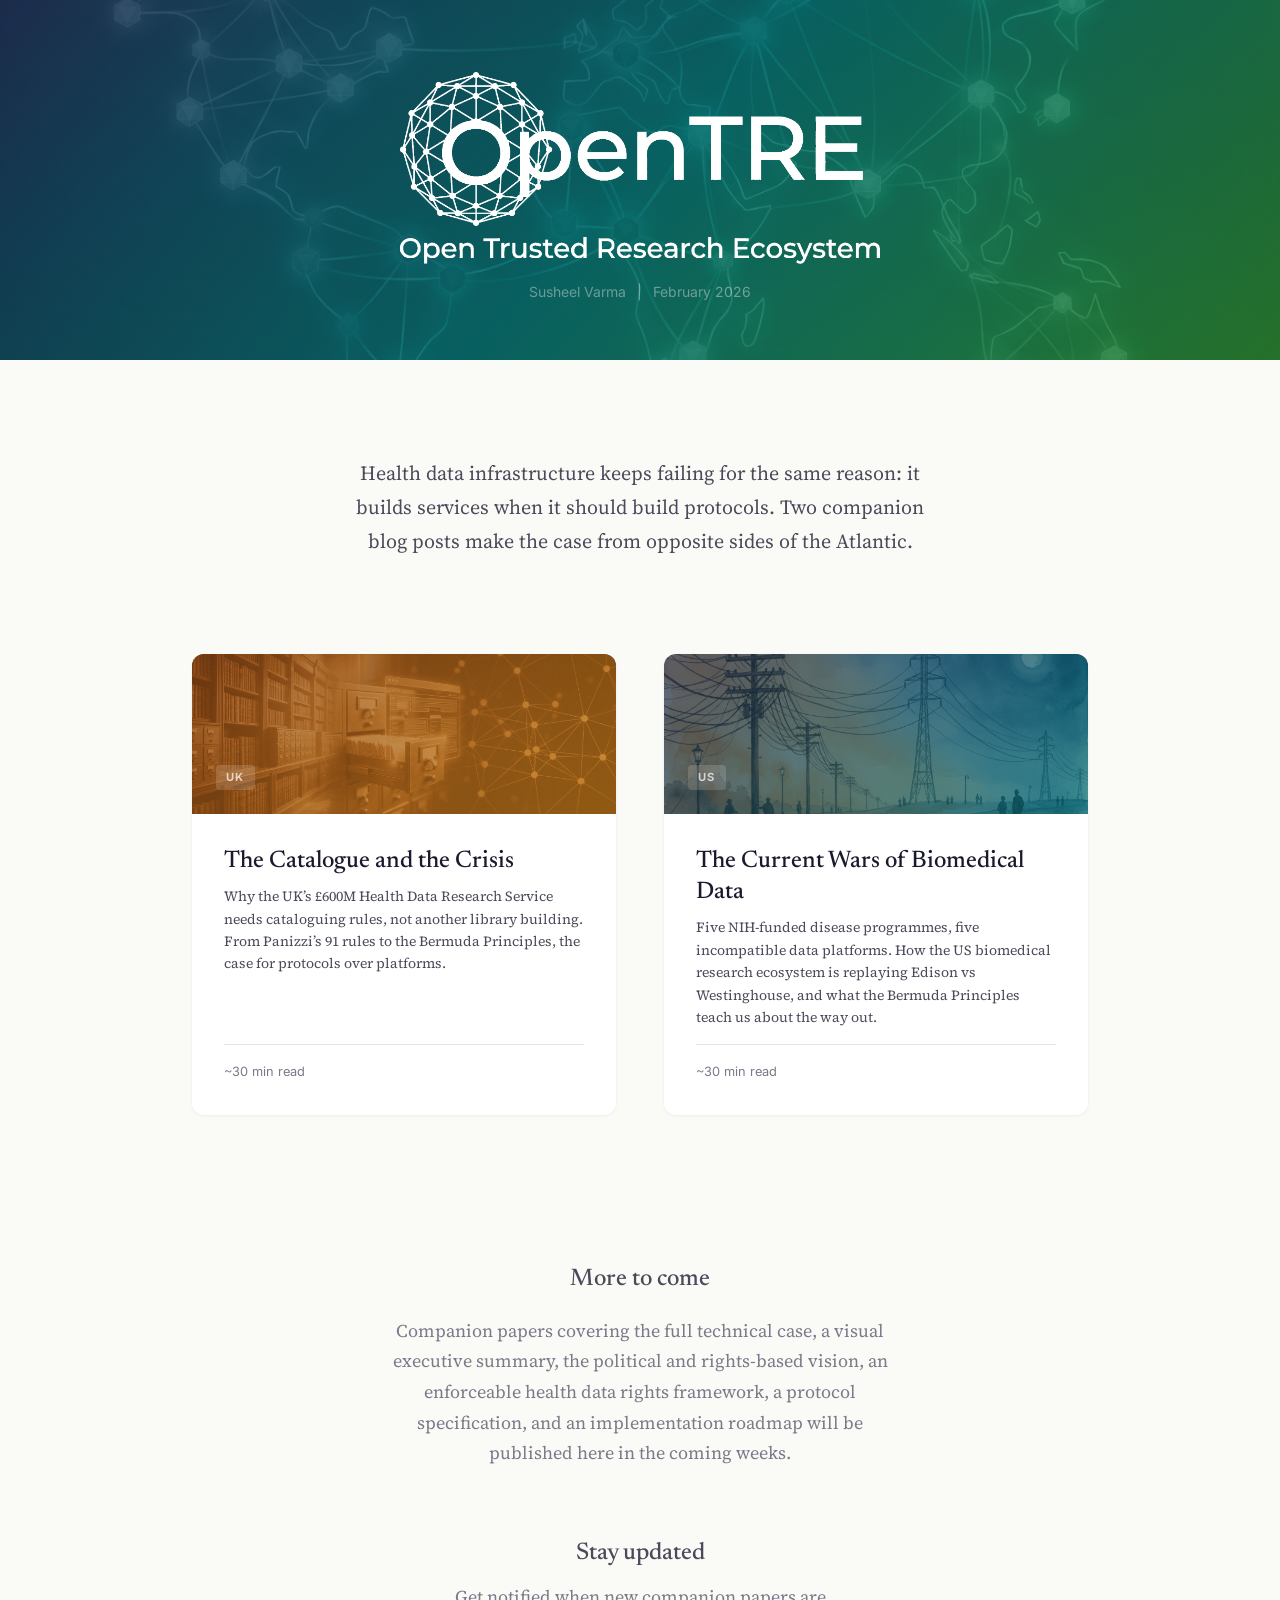
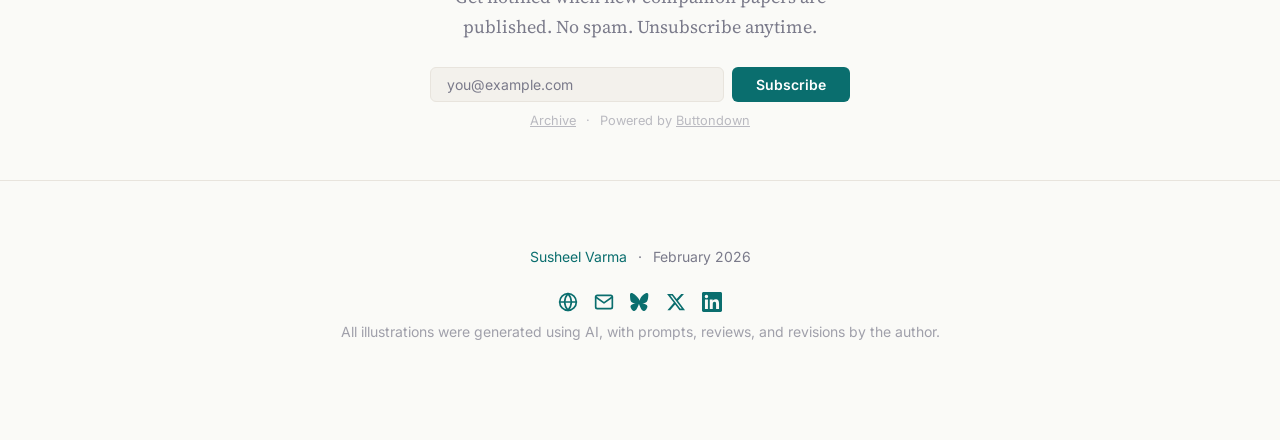
<file: index.html>
<!doctype html>
<html lang="en">
    <head>
        <meta charset="UTF-8" />
        <meta name="viewport" content="width=device-width, initial-scale=1.0" />
        <title>OpenTRE: Protocols, Not Services</title>
        <meta
            name="description"
            content="OpenTRE argues that health data infrastructure should build protocols, not services. Two companion blog posts make the case from the UK and US perspectives."
        />
        <meta name="author" content="Susheel Varma" />

        <!-- Open Graph -->
        <meta property="og:type" content="website" />
        <meta property="og:title" content="OpenTRE: Protocols, Not Services" />
        <meta
            property="og:description"
            content="Two companion blog posts arguing that health data infrastructure should build protocols, not services. The UK case and the US case."
        />
        <meta property="og:url" content="https://opentre.org/" />
        <meta
            property="og:image"
            content="https://opentre.org/images/hero-homepage.png"
        />
        <meta property="og:image:width" content="2816" />
        <meta property="og:image:height" content="1536" />
        <meta
            property="og:image:alt"
            content="OpenTRE: Open Trusted Research Ecosystem - protocols for federated health data infrastructure"
        />
        <meta property="og:site_name" content="OpenTRE" />

        <!-- Twitter Card -->
        <meta name="twitter:card" content="summary_large_image" />
        <meta name="twitter:title" content="OpenTRE: Protocols, Not Services" />
        <meta
            name="twitter:description"
            content="Two companion blog posts arguing that health data infrastructure should build protocols, not services."
        />
        <meta
            name="twitter:image"
            content="https://opentre.org/images/hero-homepage.png"
        />
        <meta name="twitter:creator" content="@susheelvarma" />
        <meta
            name="twitter:image:alt"
            content="OpenTRE: Open Trusted Research Ecosystem - protocols for federated health data infrastructure"
        />

        <link rel="preconnect" href="https://fonts.googleapis.com" />
        <link rel="preconnect" href="https://fonts.gstatic.com" crossorigin />
        <link
            href="https://fonts.googleapis.com/css2?family=Newsreader:ital,wght@0,400;0,500;0,600;1,400&family=Source+Serif+4:ital,wght@0,400;0,700;1,400&family=Inter:wght@400;600;700&display=swap"
            rel="stylesheet"
        />
        <link rel="icon" type="image/png" sizes="32x32" href="favicon-32.png" />
        <link rel="icon" type="image/x-icon" href="favicon.ico" />
        <link rel="apple-touch-icon" href="apple-touch-icon.png" />
        <link rel="stylesheet" href="css/style.css" />
    </head>
    <body>
        <header class="landing-hero" role="banner">
            <div
                class="hero-bg"
                style="background-image: url(&quot;images/hero-homepage.png&quot;)"
            ></div>
            <img
                src="images/opentre-logo-white.png"
                alt="OpenTRE: Open Trusted Research Ecosystem"
                class="landing-logo"
            />
            <h1 class="landing-hero-title visually-hidden">OpenTRE</h1>
            <p class="landing-hero-author">
                Susheel Varma &ensp;|&ensp; February 2026
            </p>
        </header>

        <main>
            <section class="doc-cards-intro" aria-label="Introduction">
                <p class="intro-text">
                    Health data infrastructure keeps failing for the same
                    reason: it builds services when it should build protocols.
                    Two companion blog posts make the case from opposite sides
                    of the Atlantic.
                </p>
            </section>

            <section class="doc-cards" aria-label="Blog posts">
                <a
                    href="uk-blog.html"
                    class="doc-card fade-in"
                    aria-label="Read: The Catalogue and the Crisis"
                >
                    <div
                        class="doc-card-hero blog"
                        role="presentation"
                        style="
                            background-image:
                                linear-gradient(
                                    135deg,
                                    rgba(139, 69, 19, 0.7),
                                    rgba(193, 120, 23, 0.7)
                                ),
                                url(&quot;images/hero-uk-blog.png&quot;);
                            background-size: cover;
                            background-position: center;
                        "
                    >
                        <span class="doc-card-tag">UK</span>
                    </div>
                    <div class="doc-card-body">
                        <h2 class="doc-card-title">
                            The Catalogue and the Crisis
                        </h2>
                        <p class="doc-card-description">
                            Why the UK&rsquo;s &pound;600M Health Data Research
                            Service needs cataloguing rules, not another library
                            building. From Panizzi&rsquo;s 91 rules to the
                            Bermuda Principles, the case for protocols over
                            platforms.
                        </p>
                        <p class="doc-card-meta">~30 min read</p>
                    </div>
                </a>

                <a
                    href="us-blog.html"
                    class="doc-card fade-in"
                    aria-label="Read: The Current Wars of Biomedical Data"
                >
                    <div
                        class="doc-card-hero blueprint"
                        role="presentation"
                        style="
                            background-image:
                                linear-gradient(
                                    135deg,
                                    rgba(27, 42, 74, 0.7),
                                    rgba(10, 110, 110, 0.7)
                                ),
                                url(&quot;images/hero-blog.png&quot;);
                            background-size: cover;
                            background-position: center;
                        "
                    >
                        <span class="doc-card-tag">US</span>
                    </div>
                    <div class="doc-card-body">
                        <h2 class="doc-card-title">
                            The Current Wars of Biomedical Data
                        </h2>
                        <p class="doc-card-description">
                            Five NIH-funded disease programmes, five
                            incompatible data platforms. How the US biomedical
                            research ecosystem is replaying Edison vs
                            Westinghouse, and what the Bermuda Principles teach
                            us about the way out.
                        </p>
                        <p class="doc-card-meta">~30 min read</p>
                    </div>
                </a>
            </section>

            <section class="coming-soon-section" aria-label="More to come">
                <h2 class="coming-soon-title">More to come</h2>
                <p class="coming-soon-text">
                    Companion papers covering the full technical case, a visual
                    executive summary, the political and rights-based vision, an
                    enforceable health data rights framework, a protocol
                    specification, and an implementation roadmap will be
                    published here in the coming weeks.
                </p>
            </section>

            <section class="signup-section" aria-label="Subscribe for updates">
                <h2 class="signup-title">Stay updated</h2>
                <p class="signup-text">
                    Get notified when new companion papers are published.
                    No spam. Unsubscribe anytime.
                </p>
                <form
                    action="https://buttondown.com/api/emails/embed-subscribe/opentre"
                    method="post"
                    target="popupwindow"
                    onsubmit="window.open('https://buttondown.com/opentre', 'popupwindow')"
                    class="signup-form"
                >
                    <label for="bd-email" class="visually-hidden">Email address</label>
                    <input
                        type="email"
                        name="email"
                        id="bd-email"
                        placeholder="you@example.com"
                        required
                        class="signup-input"
                    />
                    <button type="submit" class="signup-button">Subscribe</button>
                </form>
                <p class="signup-powered">
                    <a href="https://buttondown.com/opentre/archive/" target="_blank" rel="noopener">Archive</a>
                    &ensp;&middot;&ensp;
                    Powered by <a href="https://buttondown.com/refer/opentre" target="_blank" rel="noopener">Buttondown</a>
                </p>
            </section>
        </main>

        <footer class="landing-footer" role="contentinfo">
            <p>
                <a href="https://susheelvarma.com">Susheel Varma</a>
                &ensp;&middot;&ensp; February 2026
            </p>
            <div class="social-links">
                <a href="https://susheelvarma.com" title="Website"
                    ><svg
                        viewBox="0 0 24 24"
                        fill="none"
                        stroke="currentColor"
                        stroke-width="2"
                        stroke-linecap="round"
                        stroke-linejoin="round"
                    >
                        <circle cx="12" cy="12" r="10" />
                        <line x1="2" y1="12" x2="22" y2="12" />
                        <path
                            d="M12 2a15.3 15.3 0 0 1 4 10 15.3 15.3 0 0 1-4 10 15.3 15.3 0 0 1-4-10 15.3 15.3 0 0 1 4-10z"
                        /></svg
                ></a>
                <a href="mailto:susheel.varma@sagebionetworks.org" title="Email"
                    ><svg
                        viewBox="0 0 24 24"
                        fill="none"
                        stroke="currentColor"
                        stroke-width="2"
                        stroke-linecap="round"
                        stroke-linejoin="round"
                    >
                        <path
                            d="M4 4h16c1.1 0 2 .9 2 2v12c0 1.1-.9 2-2 2H4c-1.1 0-2-.9-2-2V6c0-1.1.9-2 2-2z"
                        />
                        <polyline points="22,6 12,13 2,6" /></svg
                ></a>
                <a
                    href="https://bsky.app/profile/susheelvarma.com"
                    title="Bluesky"
                    ><svg viewBox="0 0 24 24" fill="currentColor">
                        <path
                            d="M12 10.8c-1.087-2.114-4.046-6.053-6.798-7.995C2.566.944 1.561 1.266.902 1.565.139 1.908 0 3.08 0 3.768c0 .69.378 5.65.624 6.479.785 2.627 3.601 3.476 6.178 3.126-4.478.779-8.467 2.674-4.748 7.521 4.303 4.98 6.542-1.26 7.946-4.558.513-1.205.753-2.216.753-2.216s.24 1.011.753 2.216c1.404 3.298 3.643 9.538 7.946 4.558 3.719-4.847-.27-6.742-4.748-7.521 2.577.35 5.393-.499 6.178-3.126C21.622 9.418 22 4.458 22 3.768c0-.688-.139-1.86-.902-2.203-.659-.299-1.664-.621-4.3 1.24C14.046 4.747 11.087 8.686 12 10.8z"
                        /></svg
                ></a>
                <a href="https://twitter.com/susheelvarma" title="X / Twitter"
                    ><svg viewBox="0 0 24 24" fill="currentColor">
                        <path
                            d="M18.244 2.25h3.308l-7.227 8.26 8.502 11.24H16.17l-5.214-6.817L4.99 21.75H1.68l7.73-8.835L1.254 2.25H8.08l4.713 6.231zm-1.161 17.52h1.833L7.084 4.126H5.117z"
                        /></svg
                ></a>
                <a
                    href="https://www.linkedin.com/in/susheelvarma/"
                    title="LinkedIn"
                    ><svg viewBox="0 0 24 24" fill="currentColor">
                        <path
                            d="M20.447 20.452h-3.554v-5.569c0-1.328-.027-3.037-1.852-3.037-1.853 0-2.136 1.445-2.136 2.939v5.667H9.351V9h3.414v1.561h.046c.477-.9 1.637-1.85 3.37-1.85 3.601 0 4.267 2.37 4.267 5.455v6.286zM5.337 7.433a2.062 2.062 0 0 1-2.063-2.065 2.064 2.064 0 1 1 2.063 2.065zm1.782 13.019H3.555V9h3.564v11.452zM22.225 0H1.771C.792 0 0 .774 0 1.729v20.542C0 23.227.792 24 1.771 24h20.451C23.2 24 24 23.227 24 22.271V1.729C24 .774 23.2 0 22.222 0h.003z"
                        /></svg
                ></a>
            </div>
            <p class="image-disclaimer">
                All illustrations were generated using AI, with prompts,
                reviews, and revisions by the author.
            </p>
        </footer>

        <script>
            document.addEventListener("DOMContentLoaded", function () {
                var targets = document.querySelectorAll(".fade-in");
                if (!("IntersectionObserver" in window)) {
                    targets.forEach(function (el) {
                        el.classList.add("visible");
                    });
                    return;
                }
                var observer = new IntersectionObserver(
                    function (entries) {
                        entries.forEach(function (entry) {
                            if (entry.isIntersecting) {
                                entry.target.classList.add("visible");
                                observer.unobserve(entry.target);
                            }
                        });
                    },
                    { threshold: 0.1 },
                );
                targets.forEach(function (el) {
                    observer.observe(el);
                });
            });
        </script>

        <style>
            /* Landing page supplementary styles */
            .landing-logo {
                display: block;
                max-width: 480px;
                height: auto;
                margin: 0 auto var(--space-md);
                position: relative;
                z-index: 1;
            }
            .visually-hidden {
                position: absolute;
                width: 1px;
                height: 1px;
                padding: 0;
                margin: -1px;
                overflow: hidden;
                clip: rect(0, 0, 0, 0);
                white-space: nowrap;
                border: 0;
            }
            .doc-cards-intro {
                max-width: var(--content-width);
                margin: 0 auto;
                padding: var(--space-4xl) var(--space-xl) 0;
                text-align: center;
            }
            .intro-text {
                font-family: var(--font-body);
                font-size: var(--text-lg);
                color: var(--text-secondary);
                line-height: 1.7;
                max-width: 60ch;
                margin: 0 auto;
            }
            .doc-cards {
                grid-template-columns: repeat(2, 1fr);
                max-width: var(--wide-width);
            }
            .coming-soon-section {
                max-width: var(--content-width);
                margin: 0 auto;
                padding: var(--space-2xl) var(--space-xl) 0;
                text-align: center;
            }
            .coming-soon-title {
                font-family: var(--font-headline);
                font-size: var(--text-xl);
                font-weight: 500;
                color: var(--text-secondary);
                margin-bottom: var(--space-md);
            }
            .coming-soon-text {
                font-family: var(--font-body);
                font-size: var(--text-base);
                color: var(--text-muted);
                line-height: 1.7;
                max-width: 55ch;
                margin: 0 auto;
            }
            .signup-section {
                max-width: var(--content-width);
                margin: 0 auto;
                padding: var(--space-3xl) var(--space-xl) 0;
                text-align: center;
            }
            .signup-title {
                font-family: var(--font-headline);
                font-size: var(--text-xl);
                font-weight: 500;
                color: var(--text-secondary);
                margin-bottom: var(--space-sm);
            }
            .signup-text {
                font-family: var(--font-body);
                font-size: var(--text-base);
                color: var(--text-muted);
                line-height: 1.7;
                max-width: 45ch;
                margin: 0 auto var(--space-lg);
            }
            .signup-form {
                display: flex;
                gap: var(--space-sm);
                justify-content: center;
                max-width: 420px;
                margin: 0 auto;
            }
            .signup-input {
                flex: 1;
                font-family: var(--font-ui);
                font-size: var(--text-sm);
                padding: var(--space-sm) var(--space-md);
                border: 1px solid var(--border-light);
                border-radius: 6px;
                background: var(--bg-surface);
                color: var(--text-primary);
                outline: none;
                transition: border-color var(--transition-fast);
            }
            .signup-input:focus {
                border-color: var(--accent-teal);
            }
            .signup-input::placeholder {
                color: var(--text-muted);
            }
            .signup-button {
                font-family: var(--font-ui);
                font-size: var(--text-sm);
                font-weight: 600;
                padding: var(--space-sm) var(--space-lg);
                background: var(--accent-teal);
                color: #fff;
                border: none;
                border-radius: 6px;
                cursor: pointer;
                white-space: nowrap;
                transition: background var(--transition-fast);
            }
            .signup-button:hover {
                background: var(--accent-teal-dark, #085858);
            }
            .signup-powered {
                font-family: var(--font-ui);
                font-size: var(--text-xs);
                color: var(--text-muted);
                opacity: 0.5;
                margin-top: var(--space-sm);
            }
            .signup-powered a {
                color: var(--text-muted);
                text-decoration: underline;
            }
            @media (max-width: 480px) {
                .signup-form {
                    flex-direction: column;
                }
            }
            .landing-footer {
                text-align: center;
                padding: var(--space-3xl) var(--space-xl) var(--space-4xl);
                border-top: 1px solid var(--border-light);
                margin-top: var(--space-2xl);
            }
            .landing-footer p {
                font-family: var(--font-ui);
                font-size: var(--text-sm);
                color: var(--text-muted);
            }
            .landing-footer a {
                color: var(--accent-teal);
                text-decoration: none;
            }
            .landing-footer a:hover {
                text-decoration: underline;
            }
            .image-disclaimer {
                font-size: var(--text-xs);
                color: var(--text-muted);
                opacity: 0.7;
                margin-top: var(--space-sm);
            }
            @media (max-width: 768px) {
                .doc-cards {
                    grid-template-columns: 1fr;
                }
            }
        </style>
    </body>
</html>
</file>
<file: css/style.css>
/* OpenTRE Editorial Design System
   Inspired by: explainers.blog, paraschopra.github.io/explainers
   Typography: Newsreader (headlines) + Source Serif 4 (body) + Inter (UI)
   Palette: Warm editorial with teal/navy/amber accents
*/

/* ================================================================
   CSS CUSTOM PROPERTIES
   ================================================================ */
:root {
  /* Backgrounds */
  --bg-primary: #FAFAF7;
  --bg-surface: #F3F1EC;
  --bg-card: #FFFFFF;
  --bg-code: #F7F5F0;
  --bg-blockquote: #F0EDE6;

  /* Text */
  --text-primary: #1a1a2e;
  --text-secondary: #4a4a5a;
  --text-muted: #7a7a8a;
  --text-inverse: #FAFAF7;

  /* Accents */
  --accent-teal: #0A6E6E;
  --accent-teal-light: #E0F2F1;
  --accent-navy: #1B2A4A;
  --accent-amber: #C17817;
  --accent-amber-light: #FFF8E1;
  --accent-purple: #4A1B6D;
  --accent-green: #2E7D32;
  --accent-red: #B71C1C;
  --accent-gold: #B8860B;
  --accent-gold-light: #FFF8E1;
  --accent-steel: #4A6274;
  --accent-steel-light: #E8EEF2;

  /* Borders */
  --border-light: #E8E4DD;
  --border-medium: #D0CCC4;

  /* Shadows */
  --shadow-sm: 0 1px 3px rgba(26, 26, 46, 0.06);
  --shadow-md: 0 4px 12px rgba(26, 26, 46, 0.08);
  --shadow-lg: 0 8px 30px rgba(26, 26, 46, 0.12);

  /* Typography scale (modular, 1.25 ratio) */
  --font-headline: 'Newsreader', 'Georgia', serif;
  --font-body: 'Source Serif 4', 'Georgia', serif;
  --font-ui: 'Inter', -apple-system, sans-serif;

  --text-xs: 0.8rem;
  --text-sm: 0.875rem;
  --text-base: 1.125rem;
  --text-lg: 1.25rem;
  --text-xl: 1.5rem;
  --text-2xl: 1.875rem;
  --text-3xl: 2.25rem;
  --text-4xl: 3rem;
  --text-5xl: 3.75rem;

  /* Spacing */
  --space-xs: 0.25rem;
  --space-sm: 0.5rem;
  --space-md: 1rem;
  --space-lg: 1.5rem;
  --space-xl: 2rem;
  --space-2xl: 3rem;
  --space-3xl: 4rem;
  --space-4xl: 6rem;

  /* Layout */
  --content-width: 720px;
  --wide-width: 960px;
  --full-width: 1200px;

  /* Transitions */
  --transition-fast: 150ms ease;
  --transition-base: 300ms ease;
  --transition-slow: 500ms ease;
}

/* ================================================================
   RESET & BASE
   ================================================================ */
*, *::before, *::after {
  box-sizing: border-box;
  margin: 0;
  padding: 0;
}

html {
  font-size: 16px;
  scroll-behavior: smooth;
  -webkit-font-smoothing: antialiased;
  -moz-osx-font-smoothing: grayscale;
}

body {
  font-family: var(--font-body);
  font-size: var(--text-base);
  line-height: 1.7;
  color: var(--text-primary);
  background-color: var(--bg-primary);
}

/* ================================================================
   READING PROGRESS BAR
   ================================================================ */
.progress-bar {
  position: fixed;
  top: 0;
  left: 0;
  width: 0%;
  height: 3px;
  z-index: 1000;
  transition: width 100ms linear;
}

/* Per-document accent colors */
.doc-blueprint .progress-bar { background: linear-gradient(90deg, var(--accent-navy), var(--accent-teal)); }
.doc-blog .progress-bar { background: linear-gradient(90deg, var(--accent-amber), #D4451A); }
.doc-sixpages .progress-bar { background: linear-gradient(90deg, var(--accent-teal), var(--accent-green)); }
.doc-manifesto .progress-bar { background: linear-gradient(90deg, var(--accent-purple), var(--accent-navy)); }
.doc-roadmap .progress-bar { background: linear-gradient(90deg, var(--accent-green), var(--accent-teal)); }
.doc-rights .progress-bar { background: linear-gradient(90deg, var(--accent-gold), var(--accent-amber)); }
.doc-techspec .progress-bar { background: linear-gradient(90deg, var(--accent-steel), var(--accent-navy)); }
.doc-blog-us .progress-bar { background: linear-gradient(90deg, var(--accent-navy), var(--accent-teal)); }

/* ================================================================
   HERO SECTION
   ================================================================ */
.hero {
  position: relative;
  padding: var(--space-3xl) var(--space-xl) var(--space-2xl);
  min-height: 40vh;
  display: flex;
  flex-direction: column;
  justify-content: flex-end;
  overflow: hidden;
}

.hero::before {
  content: '';
  position: absolute;
  inset: 0;
  z-index: 0;
}

/* Optional background image support - sits above gradient, below text */
.hero-bg {
  position: absolute;
  inset: 0;
  z-index: 1;
  background-size: cover;
  background-position: center;
  opacity: 0.2;
  mix-blend-mode: luminosity;
}

/* Per-document hero gradients */
.doc-blueprint .hero::before {
  background: linear-gradient(135deg, #1B2A4A 0%, #0A6E6E 50%, #0D8B8B 100%);
}
.doc-blog .hero::before {
  background: linear-gradient(135deg, #8B4513 0%, #C17817 40%, #D4451A 100%);
}
.doc-sixpages .hero::before {
  background: linear-gradient(135deg, #0A6E6E 0%, #1B5E20 50%, #2E7D32 100%);
}
.doc-manifesto .hero::before {
  background: linear-gradient(135deg, #311B6D 0%, #4A1B6D 40%, #1B2A4A 100%);
}
.doc-roadmap .hero::before {
  background: linear-gradient(135deg, #2E7D32 0%, #0A6E6E 50%, #1B5E20 100%);
}
.doc-rights .hero::before {
  background: linear-gradient(135deg, #8B6914 0%, #B8860B 40%, #C17817 100%);
}
.doc-techspec .hero::before {
  background: linear-gradient(135deg, #2C3E50 0%, #4A6274 50%, #1B2A4A 100%);
}
.doc-blog-us .hero::before {
  background: linear-gradient(135deg, #1B2A4A 0%, #0A6E6E 50%, #0D8B8B 100%);
}

.hero-content {
  position: relative;
  z-index: 2;
  max-width: var(--wide-width);
  margin: 0 auto;
  width: 100%;
}

.hero-label {
  font-family: var(--font-ui);
  font-size: var(--text-xs);
  font-weight: 600;
  letter-spacing: 0.15em;
  text-transform: uppercase;
  color: rgba(255, 255, 255, 0.7);
  margin-bottom: var(--space-md);
}

.hero-title {
  font-family: var(--font-headline);
  font-size: var(--text-5xl);
  font-weight: 500;
  line-height: 1.1;
  color: #fff;
  margin-bottom: var(--space-lg);
  max-width: 14ch;
}

.hero-subtitle {
  font-family: var(--font-headline);
  font-size: var(--text-xl);
  font-weight: 400;
  font-style: italic;
  line-height: 1.4;
  color: rgba(255, 255, 255, 0.85);
  max-width: 40ch;
  margin-bottom: var(--space-2xl);
}

.hero-meta {
  font-family: var(--font-ui);
  font-size: var(--text-sm);
  color: rgba(255, 255, 255, 0.6);
  display: flex;
  gap: var(--space-lg);
  flex-wrap: wrap;
}

.hero-meta span {
  display: inline-flex;
  align-items: center;
  gap: var(--space-xs);
}

/* ================================================================
   SUITE NAVIGATION (inter-document links)
   ================================================================ */
.suite-nav {
  background: var(--bg-surface);
  border-bottom: 1px solid var(--border-light);
  padding: var(--space-md) var(--space-xl);
  position: sticky;
  top: 3px;
  z-index: 999;
  overflow: visible;
}

.suite-nav-inner {
  max-width: var(--full-width);
  margin: 0 auto;
  display: flex;
  align-items: center;
  gap: var(--space-md);
  overflow: visible;
}


a.suite-nav-label,
.suite-nav-label {
  font-family: var(--font-ui);
  font-size: var(--text-xs);
  font-weight: 700;
  letter-spacing: 0.1em;
  text-transform: uppercase;
  color: var(--text-muted);
  white-space: nowrap;
  flex-shrink: 0;
  text-decoration: none;
  padding: 0;
  background: none;
}
a.suite-nav-label:hover {
  color: var(--text-primary);
  background: none;
}

.suite-nav a {
  font-family: var(--font-ui);
  font-size: var(--text-sm);
  color: var(--text-secondary);
  text-decoration: none;
  white-space: nowrap;
  padding: var(--space-xs) var(--space-sm);
  border-radius: 4px;
  transition: all var(--transition-fast);
}

.suite-nav a:hover {
  color: var(--text-primary);
  background: var(--bg-card);
}

.suite-nav a.active {
  color: var(--accent-teal);
  font-weight: 600;
  background: var(--accent-teal-light);
}

/* Nav logo icon */
.nav-logo {
  height: 20px;
  width: auto;
  vertical-align: middle;
  margin-right: var(--space-xs);
  opacity: 0.7;
}
a.suite-nav-label:hover .nav-logo { opacity: 1; }

/* Nav separator */
.nav-sep {
  color: var(--border-light);
  font-weight: 300;
  margin: 0 var(--space-xs);
  user-select: none;
}

/* Suite dropdown (CSS-only) */
.nav-dropdown {
  position: relative;
}
.nav-dropdown-toggle {
  font-family: var(--font-ui);
  font-size: var(--text-sm);
  color: var(--text-secondary);
  text-decoration: none;
  white-space: nowrap;
  padding: var(--space-xs) var(--space-sm);
  border-radius: 4px;
  transition: all var(--transition-fast);
  cursor: pointer;
  background: none;
  border: none;
}
.nav-dropdown-toggle::after {
  content: " \25BE";
  font-size: 0.7em;
  opacity: 0.6;
}
.nav-dropdown-toggle:hover {
  color: var(--text-primary);
  background: var(--bg-card);
}
.nav-dropdown-menu {
  display: none;
  position: absolute;
  top: 100%;
  left: 0;
  min-width: 220px;
  z-index: 1000;
  background: var(--bg-surface);
  border: 1px solid var(--border-light);
  border-radius: 8px;
  box-shadow: 0 4px 12px rgba(0,0,0,0.08);
  padding: var(--space-sm) 0;
}
.nav-dropdown:hover .nav-dropdown-menu,
.nav-dropdown:focus-within .nav-dropdown-menu {
  display: block;
}
.nav-dropdown-menu a {
  display: block;
  padding: var(--space-xs) var(--space-md);
  font-family: var(--font-ui);
  font-size: var(--text-sm);
  color: var(--text-secondary);
  text-decoration: none;
  white-space: nowrap;
  transition: all var(--transition-fast);
}
.nav-dropdown-menu a:hover {
  color: var(--text-primary);
  background: var(--bg-card);
}
.nav-dropdown-menu .dropdown-label {
  font-size: var(--text-xs);
  font-weight: 600;
  letter-spacing: 0.05em;
  text-transform: uppercase;
  color: var(--text-muted);
  padding: var(--space-sm) var(--space-md) var(--space-xs);
  cursor: default;
}
.nav-dropdown-menu .dropdown-label:hover {
  background: none;
  color: var(--text-muted);
}
.nav-dropdown-menu .dropdown-divider {
  height: 1px;
  background: var(--border-light);
  margin: var(--space-xs) 0;
}

/* Subscribe button in nav */
.suite-nav a.nav-subscribe {
  margin-left: auto;
  font-family: var(--font-ui);
  font-size: var(--text-xs);
  font-weight: 600;
  padding: var(--space-xs) var(--space-md);
  background: var(--accent-teal);
  color: #fff;
  border-radius: 4px;
  text-decoration: none;
  white-space: nowrap;
  transition: background var(--transition-fast);
}
.suite-nav a.nav-subscribe:hover {
  background: var(--accent-teal-dark, #085858);
  color: #fff;
}

/* ================================================================
   TABLE OF CONTENTS (sidebar on desktop)
   ================================================================ */
.toc-wrapper {
  position: fixed;
  left: max(calc((100vw - var(--full-width)) / 2 - 40px), 16px);
  top: 80px;
  width: 200px;
  max-height: calc(100vh - 120px);
  overflow-y: auto;
  z-index: 50;
  background: rgba(250, 250, 247, 0.95);
  backdrop-filter: blur(8px);
  padding: var(--space-md);
  border-radius: 8px;
  border: 1px solid var(--border-light);
  box-shadow: var(--shadow-sm);
  opacity: 0;
  pointer-events: none;
  transition: opacity var(--transition-base);
}

.toc-wrapper.toc-visible {
  opacity: 1;
  pointer-events: auto;
}

.toc {
  font-family: var(--font-ui);
  font-size: var(--text-xs);
  line-height: 1.6;
}

.toc-title {
  font-weight: 700;
  letter-spacing: 0.1em;
  text-transform: uppercase;
  color: var(--text-muted);
  margin-bottom: var(--space-sm);
  font-size: 0.7rem;
}

.toc a {
  display: block;
  color: var(--text-muted);
  text-decoration: none;
  padding: 3px 0 3px 12px;
  border-left: 2px solid var(--border-light);
  transition: all var(--transition-fast);
}

.toc a:hover {
  color: var(--text-primary);
  border-left-color: var(--border-medium);
}

.toc a.active {
  color: var(--accent-teal);
  border-left-color: var(--accent-teal);
  font-weight: 600;
}

@media (max-width: 1500px) {
  .toc-wrapper { display: none; }
}

/* ================================================================
   MAIN CONTENT AREA
   ================================================================ */
.article-body {
  max-width: var(--content-width);
  margin: 0 auto;
  padding: var(--space-3xl) var(--space-xl) var(--space-4xl);
}

/* ================================================================
   HEADINGS
   ================================================================ */
.article-body h2 {
  font-family: var(--font-headline);
  font-size: var(--text-3xl);
  font-weight: 500;
  line-height: 1.2;
  color: var(--text-primary);
  margin-top: var(--space-4xl);
  margin-bottom: var(--space-lg);
  scroll-margin-top: 80px;
}

.article-body h2::before {
  content: '';
  display: block;
  width: 40px;
  height: 3px;
  margin-bottom: var(--space-md);
  border-radius: 2px;
}

.doc-blueprint .article-body h2::before { background: var(--accent-teal); }
.doc-blog .article-body h2::before { background: var(--accent-amber); }
.doc-sixpages .article-body h2::before { background: var(--accent-green); }
.doc-manifesto .article-body h2::before { background: var(--accent-purple); }
.doc-roadmap .article-body h2::before { background: var(--accent-green); }
.doc-rights .article-body h2::before { background: var(--accent-gold); }
.doc-techspec .article-body h2::before { background: var(--accent-steel); }
.doc-blog-us .article-body h2::before { background: var(--accent-teal); }

.article-body h3 {
  font-family: var(--font-headline);
  font-size: var(--text-2xl);
  font-weight: 500;
  line-height: 1.3;
  color: var(--text-primary);
  margin-top: var(--space-3xl);
  margin-bottom: var(--space-md);
  scroll-margin-top: 80px;
}

.article-body h4 {
  font-family: var(--font-ui);
  font-size: var(--text-lg);
  font-weight: 600;
  letter-spacing: -0.01em;
  color: var(--text-primary);
  margin-top: var(--space-2xl);
  margin-bottom: var(--space-md);
}

/* ================================================================
   PARAGRAPHS & INLINE
   ================================================================ */
.article-body p {
  margin-bottom: var(--space-lg);
}

.article-body strong {
  font-weight: 700;
  color: var(--text-primary);
}

.article-body em {
  font-style: italic;
}

.article-body a {
  color: var(--accent-teal);
  text-decoration: underline;
  text-decoration-thickness: 1px;
  text-underline-offset: 3px;
  transition: color var(--transition-fast);
}

.article-body a:hover {
  color: var(--accent-navy);
}

/* Drop cap for first paragraph of each section */
.drop-cap::first-letter {
  font-family: var(--font-headline);
  font-size: 3.2em;
  float: left;
  line-height: 0.85;
  margin-right: 0.2em;
  margin-top: 0.07em;
  padding-right: 0.1em;
  color: var(--accent-navy);
  font-weight: 600;
}

@supports (initial-letter: 3) {
  .drop-cap::first-letter {
    initial-letter: 3;
    font-size: unset;
    float: unset;
    line-height: unset;
    margin-top: unset;
    padding-right: unset;
  }
}

/* ================================================================
   BLOCKQUOTES & CALLOUTS
   ================================================================ */
.article-body blockquote {
  background: var(--bg-blockquote);
  border-left: 4px solid var(--accent-teal);
  padding: var(--space-lg) var(--space-xl);
  margin: var(--space-2xl) 0;
  border-radius: 0 8px 8px 0;
  font-style: italic;
}

.article-body blockquote p:last-child {
  margin-bottom: 0;
}

.callout {
  background: var(--bg-card);
  border: 1px solid var(--border-light);
  border-radius: 8px;
  padding: var(--space-xl);
  margin: var(--space-2xl) 0;
  box-shadow: var(--shadow-sm);
}

.callout-title {
  font-family: var(--font-ui);
  font-size: var(--text-sm);
  font-weight: 700;
  text-transform: uppercase;
  letter-spacing: 0.08em;
  margin-bottom: var(--space-sm);
}

.callout-teal .callout-title { color: var(--accent-teal); }
.callout-amber .callout-title { color: var(--accent-amber); }
.callout-navy .callout-title { color: var(--accent-navy); }

/* Pull quote */
.pull-quote {
  font-family: var(--font-headline);
  font-size: var(--text-2xl);
  font-weight: 400;
  font-style: italic;
  line-height: 1.4;
  color: var(--accent-navy);
  text-align: center;
  padding: var(--space-3xl) var(--space-xl);
  margin: var(--space-3xl) calc(-1 * var(--space-xl));
  border-top: 1px solid var(--border-light);
  border-bottom: 1px solid var(--border-light);
  position: relative;
}

.pull-quote::before {
  content: '\201C';
  font-size: 4rem;
  position: absolute;
  top: var(--space-lg);
  left: 50%;
  transform: translateX(-50%);
  color: var(--border-light);
  font-family: var(--font-headline);
  line-height: 1;
}

/* ================================================================
   IMAGES
   ================================================================ */
.article-body figure {
  margin: var(--space-3xl) calc(-1 * var(--space-xl));
}

.article-body figure img {
  width: 100%;
  height: auto;
  border-radius: 8px;
  box-shadow: var(--shadow-md);
}

.article-body figure figcaption {
  font-family: var(--font-ui);
  font-size: var(--text-sm);
  color: var(--text-muted);
  text-align: center;
  margin-top: var(--space-sm);
  padding: 0 var(--space-xl);
}

/* Wide images */
.figure-wide {
  margin-left: calc(-1 * ((var(--wide-width) - var(--content-width)) / 2 + var(--space-xl)));
  margin-right: calc(-1 * ((var(--wide-width) - var(--content-width)) / 2 + var(--space-xl)));
  max-width: var(--wide-width);
}

@media (max-width: 1000px) {
  .figure-wide {
    margin-left: calc(-1 * var(--space-xl));
    margin-right: calc(-1 * var(--space-xl));
  }

  .doc-cards {
    grid-template-columns: repeat(2, 1fr);
  }

  .doc-card-wide {
    max-width: 100%;
  }
}

/* ================================================================
   TABLES
   ================================================================ */
.article-body .table-wrapper {
  margin: var(--space-2xl) calc(-1 * var(--space-xl));
  overflow-x: auto;
  -webkit-overflow-scrolling: touch;
}

.article-body table {
  width: 100%;
  border-collapse: collapse;
  font-size: var(--text-sm);
  font-family: var(--font-ui);
}

.article-body thead th {
  background: var(--bg-surface);
  font-weight: 700;
  text-align: left;
  padding: var(--space-md) var(--space-lg);
  border-bottom: 2px solid var(--border-medium);
  color: var(--text-primary);
  font-size: var(--text-xs);
  letter-spacing: 0.05em;
  text-transform: uppercase;
  white-space: nowrap;
}

.article-body tbody td {
  padding: var(--space-md) var(--space-lg);
  border-bottom: 1px solid var(--border-light);
  vertical-align: top;
  line-height: 1.5;
}

.article-body tbody tr:hover {
  background: var(--bg-surface);
}

.article-body tbody tr:last-child td {
  border-bottom: none;
}

/* ================================================================
   LISTS
   ================================================================ */
.article-body ul, .article-body ol {
  margin-bottom: var(--space-lg);
  padding-left: var(--space-xl);
}

.article-body li {
  margin-bottom: var(--space-sm);
}

.article-body li::marker {
  color: var(--accent-teal);
}

/* ================================================================
   HORIZONTAL RULE (section dividers)
   ================================================================ */
.article-body hr {
  border: none;
  height: 1px;
  background: var(--border-light);
  margin: var(--space-4xl) 0;
}

.section-divider {
  text-align: center;
  margin: var(--space-4xl) 0;
}

.section-divider::after {
  content: '\2022 \2022 \2022';
  color: var(--border-medium);
  letter-spacing: 1em;
}

/* ================================================================
   CODE / PRE
   ================================================================ */
.article-body code {
  font-family: 'JetBrains Mono', 'Fira Code', monospace;
  font-size: 0.85em;
  background: var(--bg-code);
  padding: 0.15em 0.4em;
  border-radius: 3px;
  color: var(--accent-navy);
}

.article-body pre {
  background: var(--accent-navy);
  color: #E8E4DD;
  padding: var(--space-xl);
  border-radius: 8px;
  overflow-x: auto;
  margin: var(--space-2xl) 0;
  font-size: var(--text-sm);
  line-height: 1.6;
}

.article-body pre code {
  background: none;
  padding: 0;
  color: inherit;
  font-size: inherit;
}

/* ================================================================
   AUTHOR / FOOTER
   ================================================================ */
.author-bio {
  border-top: 1px solid var(--border-light);
  margin-top: var(--space-4xl);
  padding-top: var(--space-2xl);
  font-size: var(--text-sm);
  color: var(--text-secondary);
  font-style: italic;
  line-height: 1.8;
}

/* Social links bar */
.social-links {
  display: flex;
  gap: var(--space-md);
  justify-content: center;
  align-items: center;
  margin-top: var(--space-lg);
}
.social-links a {
  color: var(--text-muted);
  text-decoration: none;
  transition: color 0.2s ease;
  display: inline-flex;
  align-items: center;
}
.social-links a:hover {
  color: var(--accent-teal);
}
.social-links svg {
  width: 20px;
  height: 20px;
}

.article-footer {
  max-width: var(--content-width);
  margin: 0 auto;
  padding: var(--space-2xl) var(--space-xl) var(--space-4xl);
}

.citation-box {
  background: var(--bg-surface);
  border-radius: 8px;
  padding: var(--space-lg);
  font-family: var(--font-ui);
  font-size: var(--text-sm);
  color: var(--text-secondary);
  margin-top: var(--space-2xl);
}

.citation-box strong {
  display: block;
  margin-bottom: var(--space-xs);
  color: var(--text-primary);
  font-size: var(--text-xs);
  text-transform: uppercase;
  letter-spacing: 0.1em;
}

/* ================================================================
   REFERENCES / FOOTNOTES
   ================================================================ */
.references {
  font-size: var(--text-sm);
  color: var(--text-secondary);
  line-height: 1.8;
}

.references h2 {
  font-size: var(--text-xl) !important;
}

.references h3 {
  font-size: var(--text-lg) !important;
  margin-top: var(--space-2xl) !important;
}

.references ol {
  padding-left: var(--space-xl);
}

.references li {
  margin-bottom: var(--space-sm);
}

/* ================================================================
   APPENDIX
   ================================================================ */
.appendix {
  border-top: 2px solid var(--border-light);
  margin-top: var(--space-4xl);
  padding-top: var(--space-2xl);
}

.appendix h2 {
  font-size: var(--text-2xl) !important;
}

/* ================================================================
   LANDING PAGE SPECIFIC
   ================================================================ */
.landing-hero {
  min-height: 40vh;
  display: flex;
  flex-direction: column;
  justify-content: center;
  align-items: center;
  text-align: center;
  padding: var(--space-3xl) var(--space-xl) var(--space-2xl);
  background: linear-gradient(135deg, #1B2A4A 0%, #0A6E6E 50%, #2E7D32 100%);
  position: relative;
}

.landing-hero-title {
  font-family: var(--font-headline);
  font-size: clamp(2.5rem, 6vw, 4.5rem);
  font-weight: 400;
  color: #fff;
  line-height: 1.15;
  max-width: 16ch;
  margin-bottom: var(--space-lg);
}

.landing-hero-subtitle {
  font-family: var(--font-body);
  font-size: var(--text-xl);
  color: rgba(255, 255, 255, 0.8);
  max-width: 50ch;
  line-height: 1.5;
  margin-bottom: var(--space-2xl);
}

.landing-hero-author {
  font-family: var(--font-ui);
  font-size: var(--text-sm);
  color: rgba(255, 255, 255, 0.5);
}

.doc-cards {
  max-width: var(--full-width);
  margin: 0 auto;
  padding: var(--space-4xl) var(--space-xl);
  display: grid;
  grid-template-columns: repeat(3, 1fr);
  gap: var(--space-2xl);
}

.doc-card-wide {
  grid-column: 1 / -1;
  max-width: 66.666%;
  justify-self: center;
}

.doc-card {
  background: var(--bg-card);
  border-radius: 12px;
  overflow: hidden;
  box-shadow: var(--shadow-sm);
  transition: all var(--transition-base);
  text-decoration: none;
  color: inherit;
  display: flex;
  flex-direction: column;
}

.doc-card:hover {
  transform: translateY(-3px);
  box-shadow: var(--shadow-lg);
}

.doc-card-hero {
  height: 160px;
  display: flex;
  align-items: flex-end;
  padding: var(--space-lg);
}

.doc-card-hero.blueprint { background: linear-gradient(135deg, #1B2A4A, #0A6E6E); }
.doc-card-hero.blog { background: linear-gradient(135deg, #8B4513, #C17817); }
.doc-card-hero.sixpages { background: linear-gradient(135deg, #0A6E6E, #2E7D32); }
.doc-card-hero.manifesto { background: linear-gradient(135deg, #311B6D, #4A1B6D); }
.doc-card-hero.roadmap { background: linear-gradient(135deg, #2E7D32, #0A6E6E); }
.doc-card-hero.rights { background: linear-gradient(135deg, #8B6914, #B8860B); }
.doc-card-hero.techspec { background: linear-gradient(135deg, #2C3E50, #4A6274); }

.doc-card-tag {
  font-family: var(--font-ui);
  font-size: 0.7rem;
  font-weight: 700;
  letter-spacing: 0.12em;
  text-transform: uppercase;
  color: rgba(255, 255, 255, 0.7);
  background: rgba(255, 255, 255, 0.15);
  padding: 3px 10px;
  border-radius: 4px;
}

.doc-card-body {
  padding: var(--space-xl);
  flex: 1;
  display: flex;
  flex-direction: column;
}

.doc-card-title {
  font-family: var(--font-headline);
  font-size: var(--text-xl);
  font-weight: 500;
  line-height: 1.3;
  margin-bottom: var(--space-sm);
  color: var(--text-primary);
}

.doc-card-description {
  font-family: var(--font-body);
  font-size: var(--text-sm);
  color: var(--text-secondary);
  line-height: 1.6;
  flex: 1;
}

.doc-card-meta {
  font-family: var(--font-ui);
  font-size: var(--text-xs);
  color: var(--text-muted);
  margin-top: var(--space-md);
  padding-top: var(--space-md);
  border-top: 1px solid var(--border-light);
}

/* ================================================================
   RESPONSIVE
   ================================================================ */
@media (max-width: 768px) {
  :root {
    --text-base: 1rem;
    --text-5xl: 2.25rem;
    --text-4xl: 2rem;
    --text-3xl: 1.75rem;
    --text-2xl: 1.5rem;
  }

  .hero {
    min-height: 35vh;
    padding: var(--space-2xl) var(--space-md);
  }

  .hero-title {
    font-size: var(--text-3xl);
  }

  .article-body {
    padding: var(--space-2xl) var(--space-md) var(--space-3xl);
  }

  .article-body figure {
    margin-left: calc(-1 * var(--space-md));
    margin-right: calc(-1 * var(--space-md));
  }

  .article-body .table-wrapper {
    margin-left: calc(-1 * var(--space-md));
    margin-right: calc(-1 * var(--space-md));
  }

  .pull-quote {
    font-size: var(--text-xl);
    margin-left: 0;
    margin-right: 0;
  }

  .suite-nav {
    padding: var(--space-sm) var(--space-md);
  }

  .doc-cards {
    grid-template-columns: 1fr;
    padding: var(--space-2xl) var(--space-md);
  }

  .doc-card-wide {
    max-width: 100%;
    grid-column: auto;
  }
}

/* ================================================================
   ANIMATION (scroll-triggered fade-in)
   ================================================================ */
.fade-in {
  opacity: 0;
  transform: translateY(20px);
  transition: opacity var(--transition-slow), transform var(--transition-slow);
}

.fade-in.visible {
  opacity: 1;
  transform: translateY(0);
}

/* ================================================================
   PRINT STYLES
   ================================================================ */
@media print {
  .progress-bar,
  .suite-nav,
  .toc-wrapper { display: none; }

  .hero { min-height: auto; page-break-after: always; }

  .article-body { max-width: 100%; padding: 0; }

  body { font-size: 11pt; }
}

/* ================================================================
   PROTOCOL STACK DIAGRAM
   ================================================================ */
.protocol-stack-diagram {
  background: var(--accent-navy) !important;
  color: #fff !important;
  padding: var(--space-xl) !important;
  border-radius: 12px;
  overflow-x: auto;
  line-height: 1.2 !important;
  font-family: 'JetBrains Mono', 'Fira Code', monospace !important;
  box-shadow: var(--shadow-lg);
  border: 1px solid var(--border-light);
}

.protocol-stack-diagram .ecosystem { color: #fff; font-weight: bold; }
.protocol-stack-diagram .layer-7 { color: #81D4FA; } /* Light Steel */
.protocol-stack-diagram .layer-6 { color: #FFD54F; } /* Light Amber */
.protocol-stack-diagram .layer-5 { color: #81C784; } /* Light Green */
.protocol-stack-diagram .layer-4 { color: #CE93D8; font-weight: bold; } /* Light Purple */
.protocol-stack-diagram .layer-3 { color: #9FA8DA; } /* Light Navy/Indigo */
.protocol-stack-diagram .layer-2 { color: #FFE082; } /* Light Gold */
.protocol-stack-diagram .layer-1 { color: #4DB6AC; } /* Light Teal */
.protocol-stack-diagram .waist-text { color: #fff; text-shadow: 0 0 5px rgba(255,255,255,0.5); }
</file>
